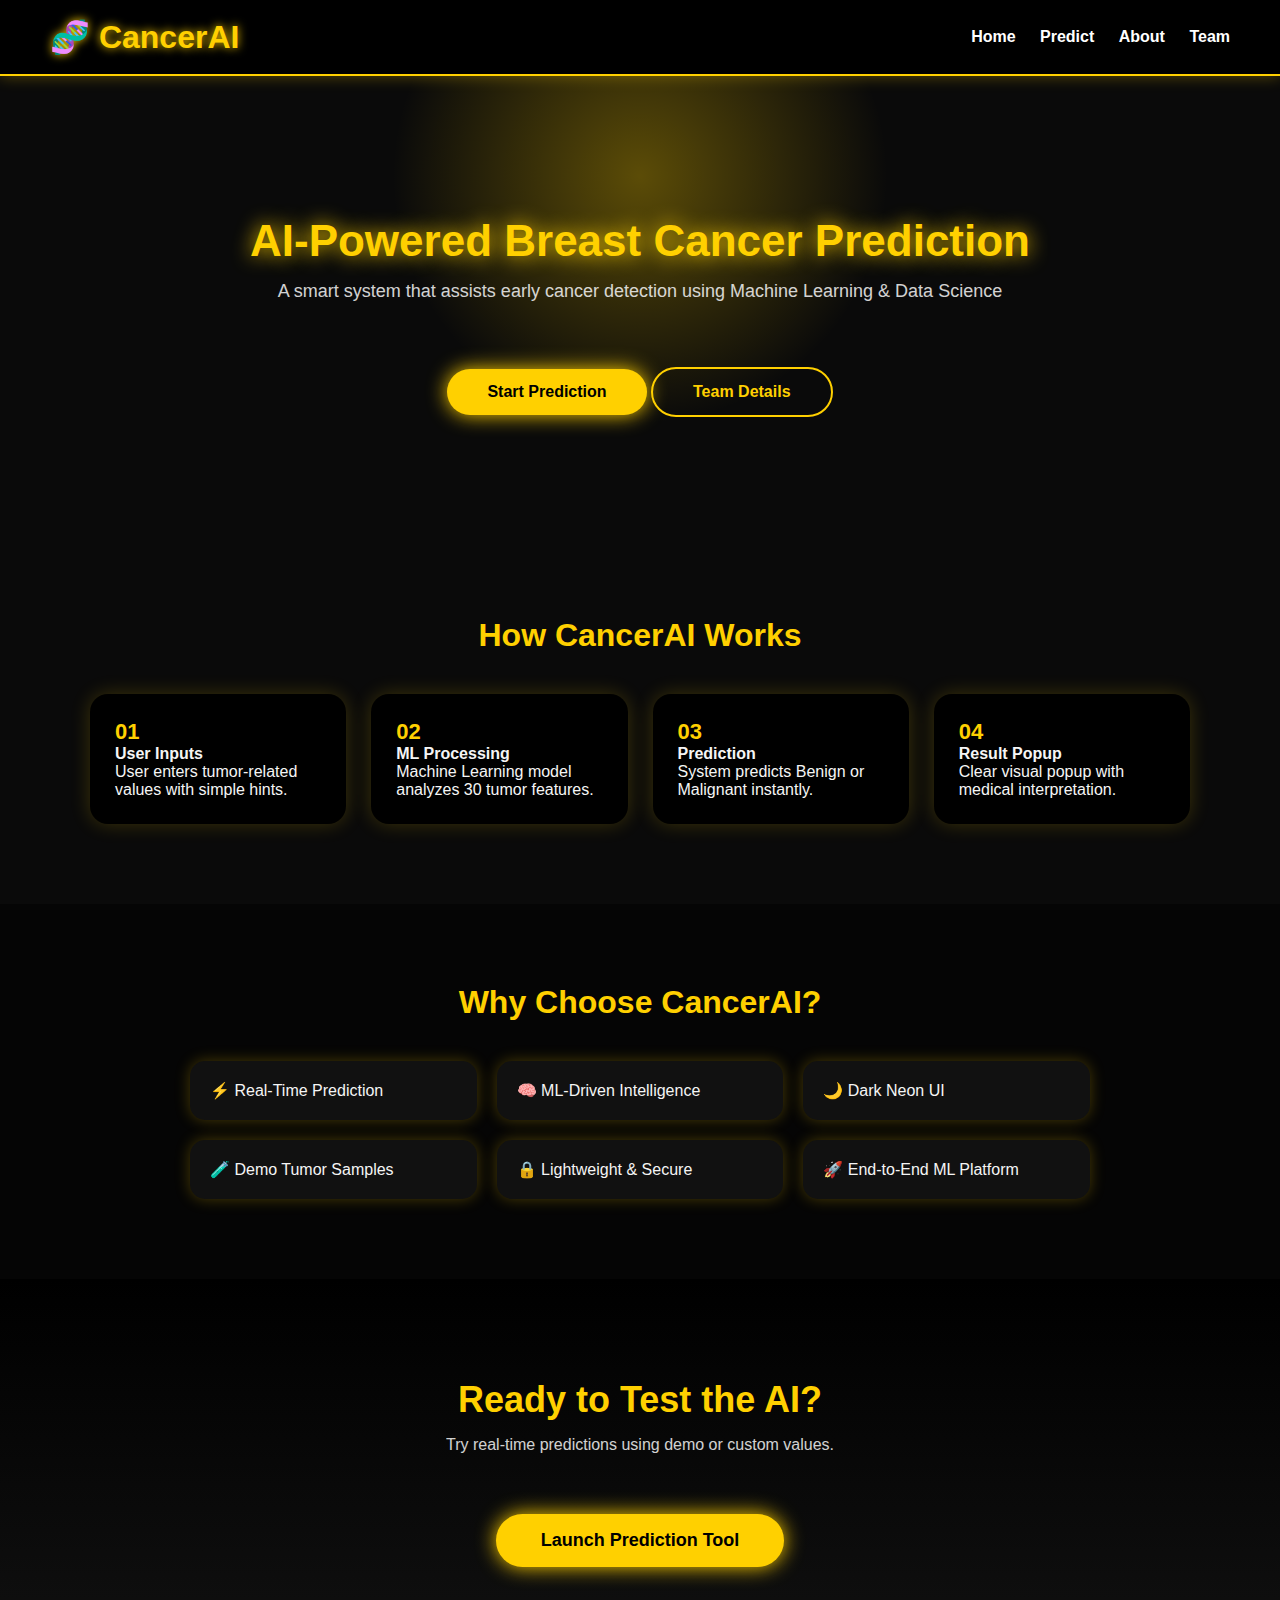
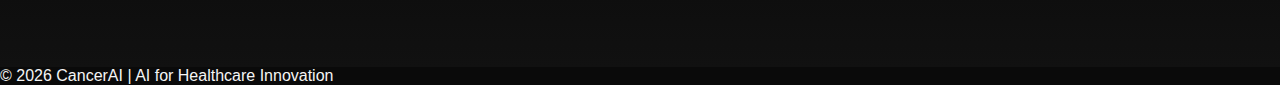
<file: templates/index.html>
<!DOCTYPE html>
<html lang="en">
<head>
  <meta charset="UTF-8">
  <title>CancerAI | Home</title>
  <meta name="viewport" content="width=device-width, initial-scale=1.0">
  <link rel="stylesheet" href="/static/style.css">
</head>
<body>

<!-- NAVBAR -->
<nav>
  <h1>🧬 CancerAI</h1>
  <div class="nav-links">
    <a href="/">Home</a>
    <a href="/predict">Predict</a>
    <a href="/about">About</a>
    <a href="/team">Team</a>
  </div>
</nav>

<!-- HERO -->
<section class="home-hero">
  <div class="hero-glow"></div>

  <h2>AI-Powered Breast Cancer Prediction</h2>
  <p>
    A smart system that assists early cancer detection
    using Machine Learning & Data Science
  </p>

  <!-- 🔥 FIXED BUTTONS -->
  <div class="hero-actions">
    <!-- WORKING -->
    <a href="/predict" class="btn">Start Prediction</a>

    <!-- REPLACED -->
    <a href="/team" class="btn outline">Team Details</a>
  </div>
</section>

<!-- HOW IT WORKS -->
<section class="home-section">
  <h2 class="section-title">How CancerAI Works</h2>

  <div class="flow-grid">
    <div class="flow-box">
      <span>01</span>
      <h4>User Inputs</h4>
      <p>User enters tumor-related values with simple hints.</p>
    </div>

    <div class="flow-box">
      <span>02</span>
      <h4>ML Processing</h4>
      <p>Machine Learning model analyzes 30 tumor features.</p>
    </div>

    <div class="flow-box">
      <span>03</span>
      <h4>Prediction</h4>
      <p>System predicts Benign or Malignant instantly.</p>
    </div>

    <div class="flow-box">
      <span>04</span>
      <h4>Result Popup</h4>
      <p>Clear visual popup with medical interpretation.</p>
    </div>
  </div>
</section>

<!-- FEATURES -->
<section class="home-section alt">
  <h2 class="section-title">Why Choose CancerAI?</h2>

  <div class="features-grid">
    <div class="feature-box">⚡ Real-Time Prediction</div>
    <div class="feature-box">🧠 ML-Driven Intelligence</div>
    <div class="feature-box">🌙 Dark Neon UI</div>
    <div class="feature-box">🧪 Demo Tumor Samples</div>
    <div class="feature-box">🔒 Lightweight & Secure</div>
    <div class="feature-box">🚀 End-to-End ML Platform</div>
  </div>
</section>

<!-- CTA -->
<section class="cta-section">
  <h2>Ready to Test the AI?</h2>
  <p>Try real-time predictions using demo or custom values.</p>
  <a href="/predict" class="btn big">Launch Prediction Tool</a>
</section>

<footer>
  <p>© 2026 CancerAI | AI for Healthcare Innovation</p>
</footer>

</body>
</html>
</file>
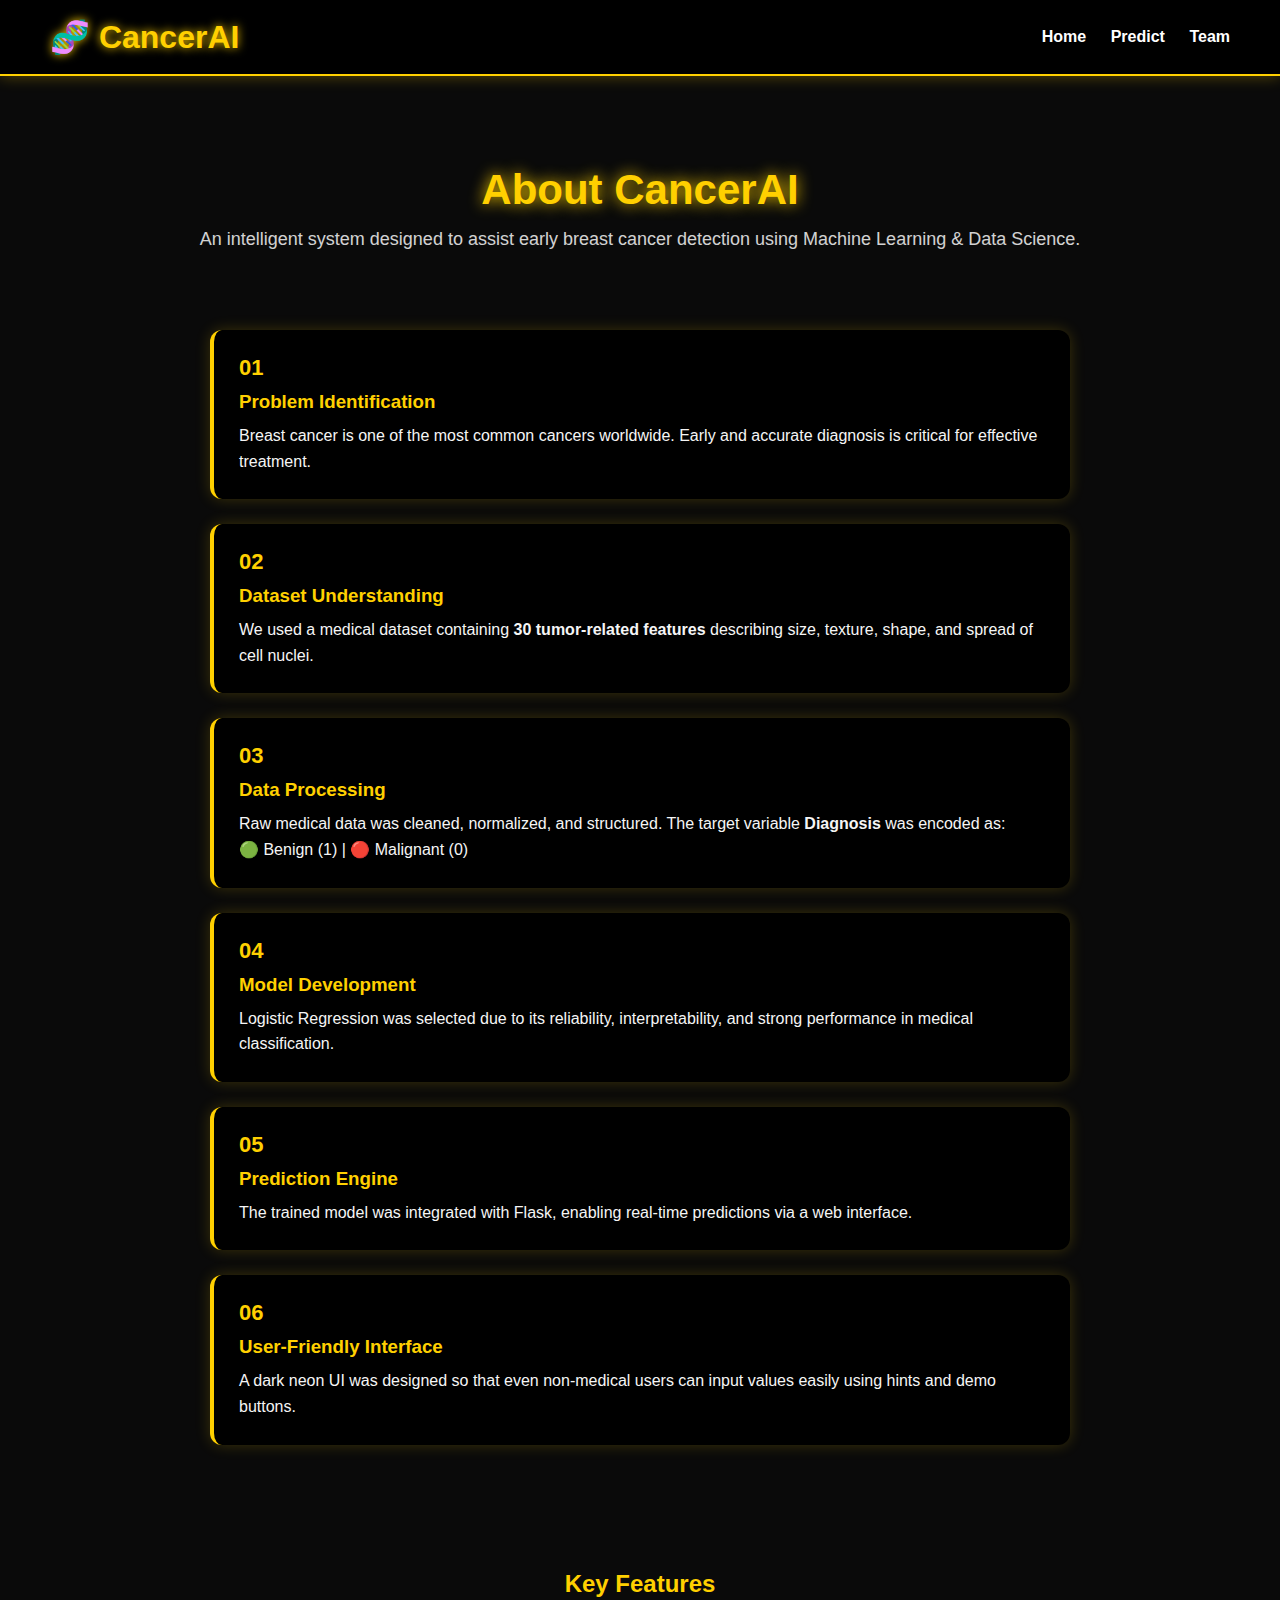
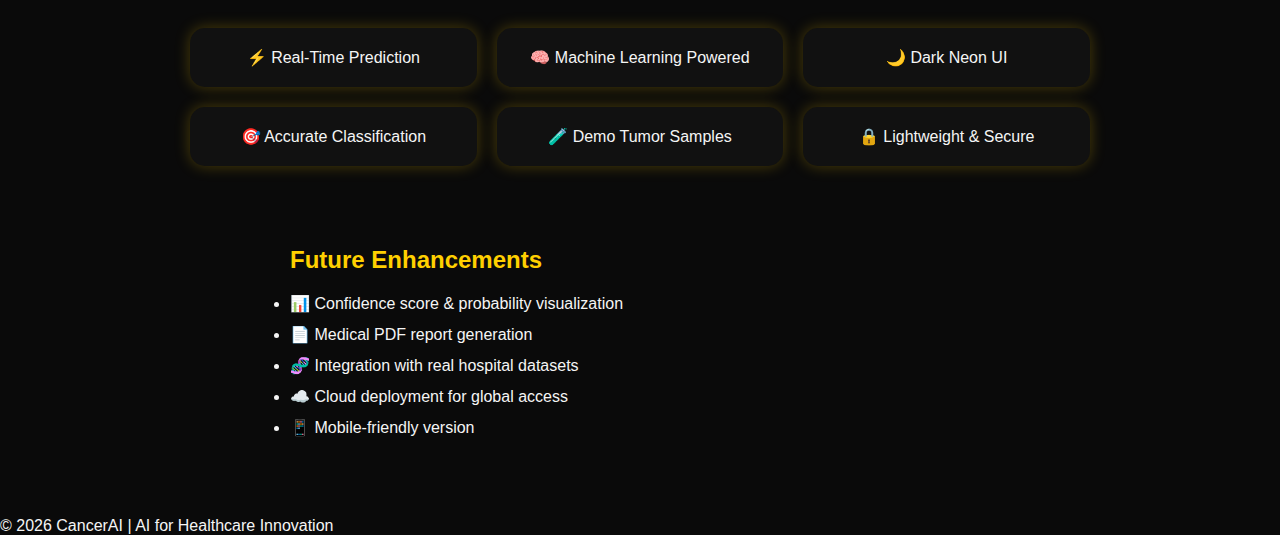
<file: templates/about.html>
<!DOCTYPE html>
<html lang="en">
<head>
  <meta charset="UTF-8">
  <title>About | CancerAI</title>
  <meta name="viewport" content="width=device-width, initial-scale=1.0">
  <link rel="stylesheet" href="/static/style.css">
</head>
<body>

<!-- NAVBAR -->
<nav>
  <h1>🧬 CancerAI</h1>
  <div>
    <a href="/">Home</a>
    <a href="/predict">Predict</a>
    <a href="/team">Team</a>
  </div>
</nav>

<!-- HERO -->
<section class="about-hero">
  <h2>About CancerAI</h2>
  <p>
    An intelligent system designed to assist early breast cancer detection
    using Machine Learning & Data Science.
  </p>
</section>

<!-- FLOW SECTION -->
<section class="flow-section">

  <div class="flow-card">
    <span class="flow-step">01</span>
    <h3>Problem Identification</h3>
    <p>
      Breast cancer is one of the most common cancers worldwide.
      Early and accurate diagnosis is critical for effective treatment.
    </p>
  </div>

  <div class="flow-card">
    <span class="flow-step">02</span>
    <h3>Dataset Understanding</h3>
    <p>
      We used a medical dataset containing <b>30 tumor-related features</b>
      describing size, texture, shape, and spread of cell nuclei.
    </p>
  </div>

  <div class="flow-card">
    <span class="flow-step">03</span>
    <h3>Data Processing</h3>
    <p>
      Raw medical data was cleaned, normalized, and structured.
      The target variable <b>Diagnosis</b> was encoded as:
      <br>🟢 Benign (1) | 🔴 Malignant (0)
    </p>
  </div>

  <div class="flow-card">
    <span class="flow-step">04</span>
    <h3>Model Development</h3>
    <p>
      Logistic Regression was selected due to its reliability,
      interpretability, and strong performance in medical classification.
    </p>
  </div>

  <div class="flow-card">
    <span class="flow-step">05</span>
    <h3>Prediction Engine</h3>
    <p>
      The trained model was integrated with Flask,
      enabling real-time predictions via a web interface.
    </p>
  </div>

  <div class="flow-card">
    <span class="flow-step">06</span>
    <h3>User-Friendly Interface</h3>
    <p>
      A dark neon UI was designed so that even non-medical users
      can input values easily using hints and demo buttons.
    </p>
  </div>

</section>

<!-- FEATURES -->
<section class="features-section">
  <h2>Key Features</h2>

  <div class="features-grid">
    <div class="feature-box">⚡ Real-Time Prediction</div>
    <div class="feature-box">🧠 Machine Learning Powered</div>
    <div class="feature-box">🌙 Dark Neon UI</div>
    <div class="feature-box">🎯 Accurate Classification</div>
    <div class="feature-box">🧪 Demo Tumor Samples</div>
    <div class="feature-box">🔒 Lightweight & Secure</div>
  </div>
</section>

<!-- FUTURE SCOPE -->
<section class="future-section">
  <h2>Future Enhancements</h2>
  <ul>
    <li>📊 Confidence score & probability visualization</li>
    <li>📄 Medical PDF report generation</li>
    <li>🧬 Integration with real hospital datasets</li>
    <li>☁️ Cloud deployment for global access</li>
    <li>📱 Mobile-friendly version</li>
  </ul>
</section>

<footer>
  <p>© 2026 CancerAI | AI for Healthcare Innovation</p>
</footer>

</body>
</html>
</file>
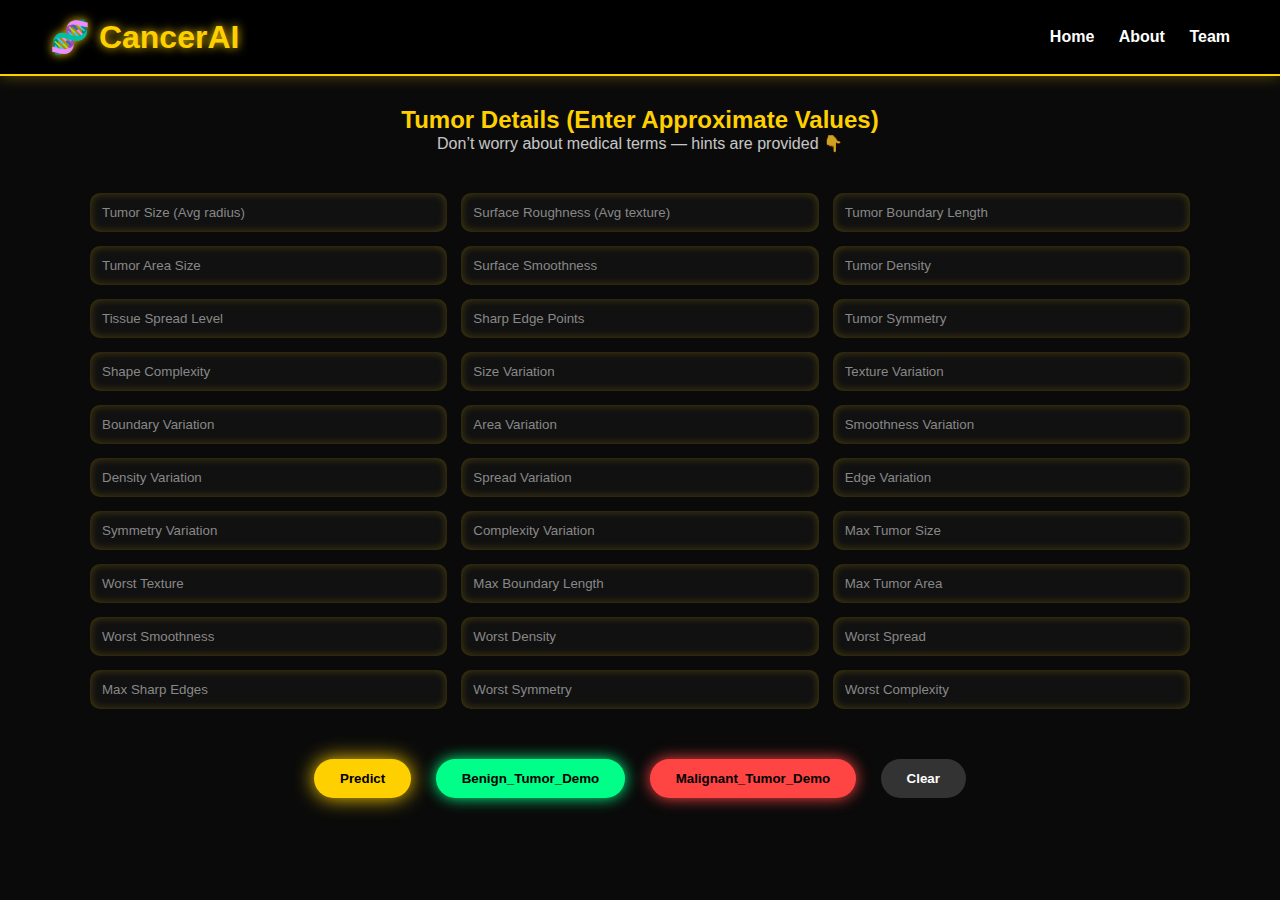
<file: templates/predict.html>
<!DOCTYPE html>
<html>
<head>
  <title>Prediction | CancerAI</title>
  <link rel="stylesheet" href="/static/style.css">
</head>
<body>

<nav>
  <h1>🧬 CancerAI</h1>
  <div>
    <a href="/">Home</a>
    <a href="/about">About</a>
    <a href="/team">Team</a>
  </div>
</nav>

<h2 style="text-align:center; margin-top:30px; color:#ffd000;">
  Tumor Details (Enter Approximate Values)
</h2>
<p style="text-align:center; opacity:0.8;">
  Don’t worry about medical terms — hints are provided 👇
</p>

<div class="grid">

  <!-- MEAN VALUES -->
  <input title="Average size of tumor (usually between 5–30)"
         placeholder="Tumor Size (Avg radius)">
  <input title="How rough or smooth the tumor surface feels"
         placeholder="Surface Roughness (Avg texture)">
  <input title="Average boundary length of tumor"
         placeholder="Tumor Boundary Length">
  <input title="Overall size area of tumor"
         placeholder="Tumor Area Size">
  <input title="How smooth the tumor surface is (0–1 range)"
         placeholder="Surface Smoothness">
  <input title="How dense the tumor cells are"
         placeholder="Tumor Density">
  <input title="How deep tumor spreads into nearby tissue"
         placeholder="Tissue Spread Level">
  <input title="Number of sharp edges in tumor"
         placeholder="Sharp Edge Points">
  <input title="How symmetrical the tumor is"
         placeholder="Tumor Symmetry">
  <input title="Complexity of tumor shape"
         placeholder="Shape Complexity">

  <!-- SE VALUES -->
  <input title="Variation in tumor size"
         placeholder="Size Variation">
  <input title="Variation in surface roughness"
         placeholder="Texture Variation">
  <input title="Variation in boundary length"
         placeholder="Boundary Variation">
  <input title="Variation in tumor area"
         placeholder="Area Variation">
  <input title="Change in surface smoothness"
         placeholder="Smoothness Variation">
  <input title="Change in tumor density"
         placeholder="Density Variation">
  <input title="Change in tissue spread"
         placeholder="Spread Variation">
  <input title="Change in sharp edge points"
         placeholder="Edge Variation">
  <input title="Change in symmetry"
         placeholder="Symmetry Variation">
  <input title="Change in shape complexity"
         placeholder="Complexity Variation">

  <!-- WORST VALUES -->
  <input title="Largest tumor size observed"
         placeholder="Max Tumor Size">
  <input title="Worst surface roughness observed"
         placeholder="Worst Texture">
  <input title="Worst boundary length observed"
         placeholder="Max Boundary Length">
  <input title="Worst tumor area observed"
         placeholder="Max Tumor Area">
  <input title="Worst surface smoothness"
         placeholder="Worst Smoothness">
  <input title="Worst tumor density"
         placeholder="Worst Density">
  <input title="Worst tissue spread"
         placeholder="Worst Spread">
  <input title="Highest sharp edge points"
         placeholder="Max Sharp Edges">
  <input title="Worst symmetry observed"
         placeholder="Worst Symmetry">
  <input title="Worst shape complexity"
         placeholder="Worst Complexity">

</div>

<div style="text-align:center;">
  <button class="predict-btn" onclick="predict()">Predict</button>
  <button class="demo-benign" onclick="fillBenign()">Benign_Tumor_Demo</button>
  <button class="demo-malignant" onclick="fillMalignant()">Malignant_Tumor_Demo</button>
  <button class="clear-btn" onclick="clearInputs()">Clear</button>
</div>

<!-- POPUP -->
<div id="popup" class="popup">
  <div class="popup-box">

    <!-- RESULT TITLE -->
    <h2 id="popup-title"></h2>

    <!-- RESULT EXPLANATION -->
    <p id="popup-text"></p>

    <!-- ACTION BUTTONS -->
    <div style="margin-top:25px;">
      <button class="predict-btn" onclick="goToReport()">
        📄 Generate Medical Report
      </button>
      <br><br>
      <button class="clear-btn" onclick="closePopup()">
        Close
      </button>
    </div>

  </div>
</div>


<script src="/static/script.js"></script>
</body>
</html>
</file>
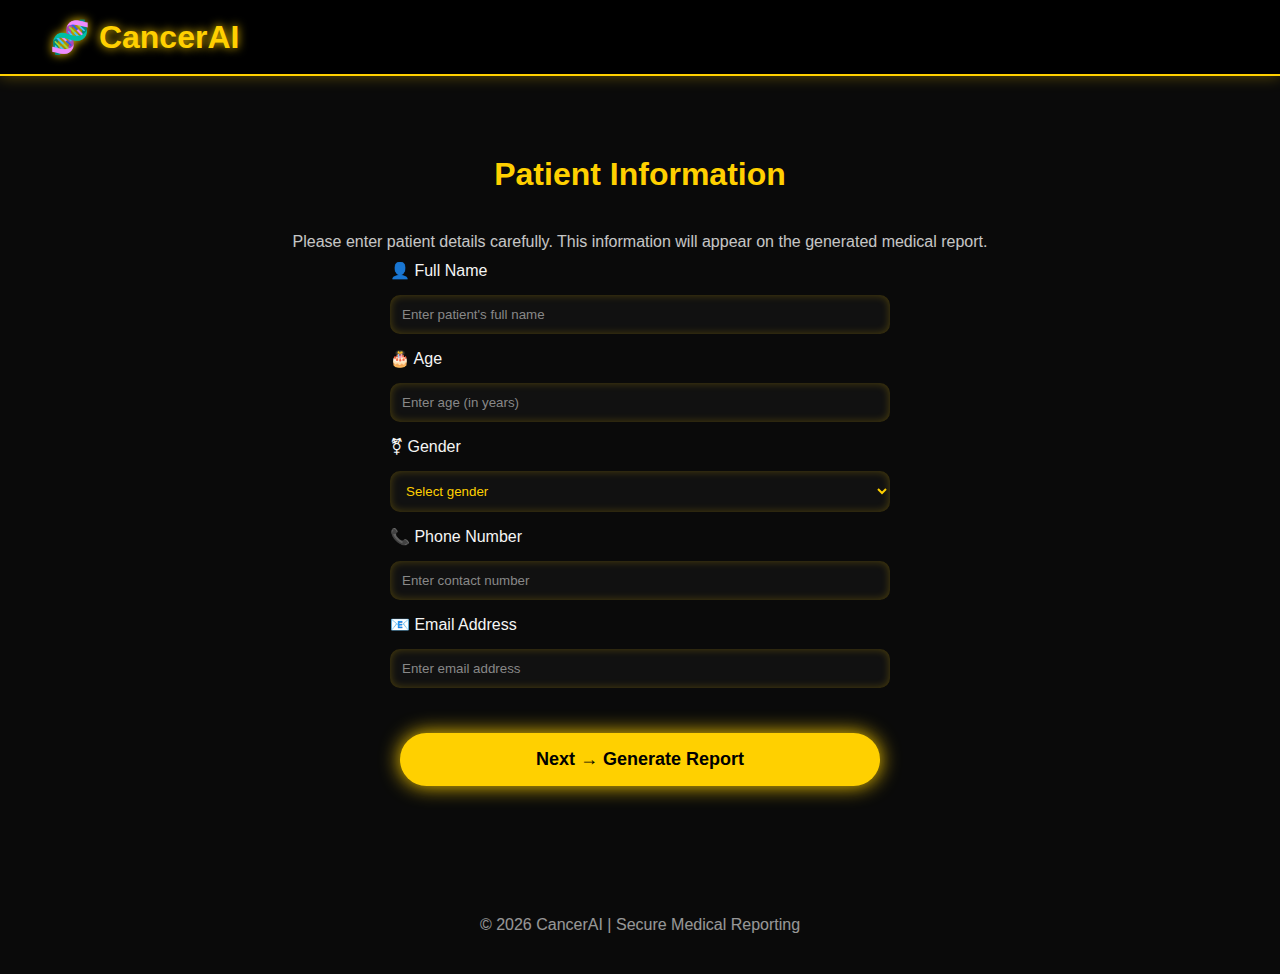
<file: templates/report_form.html>
<!DOCTYPE html>
<html lang="en">
<head>
  <meta charset="UTF-8">
  <title>Patient Details | CancerAI</title>
  <meta name="viewport" content="width=device-width, initial-scale=1.0">
  <link rel="stylesheet" href="/static/style.css">
</head>
<body>

<!-- NAVBAR -->
<nav>
  <h1>🧬 CancerAI</h1>
</nav>

<!-- HERO INFO -->
<section class="home-section">
  <h2 class="section-title">Patient Information</h2>
  <p style="text-align:center; max-width:700px; margin:10px auto; opacity:0.8;">
    Please enter patient details carefully.
    This information will appear on the generated medical report.
  </p>

  <!-- FORM -->
  <form
    action="/report-view"
    method="POST"
    class="form-box"
    onsubmit="return validateReportForm()"
  >

    <!-- NAME -->
    <label>👤 Full Name</label>
    <input
      id="name"
      name="name"
      placeholder="Enter patient's full name"
      required
    >

    <!-- AGE -->
    <label>🎂 Age</label>
    <input
      id="age"
      name="age"
      type="number"
      placeholder="Enter age (in years)"
      required
    >

    <!-- GENDER -->
    <label>⚧ Gender</label>
    <select id="gender" name="gender" required>
      <option value="">Select gender</option>
      <option>Male</option>
      <option>Female</option>
      <option>Other</option>
    </select>

    <!-- PHONE -->
    <label>📞 Phone Number</label>
    <input
      id="phone"
      name="phone"
      type="tel"
      placeholder="Enter contact number"
      required
    >

    <!-- EMAIL -->
    <label>📧 Email Address</label>
    <input
      id="email"
      name="email"
      type="email"
      placeholder="Enter email address"
      required
    >

    <!-- HIDDEN FEATURES -->
    <input type="hidden" name="features" id="features">

    <!-- ACTION -->
    <button class="btn big" type="submit">
      Next → Generate Report
    </button>

  </form>
</section>

<footer style="text-align:center; margin:40px 0; opacity:0.6;">
  <p>© 2026 CancerAI | Secure Medical Reporting</p>
</footer>

<!-- SCRIPT -->
<script src="/static/report.js"></script>
<script>
  // auto-fill features from prediction
  document.getElementById("features").value =
    sessionStorage.getItem("features");
</script>

</body>
</html>
</file>
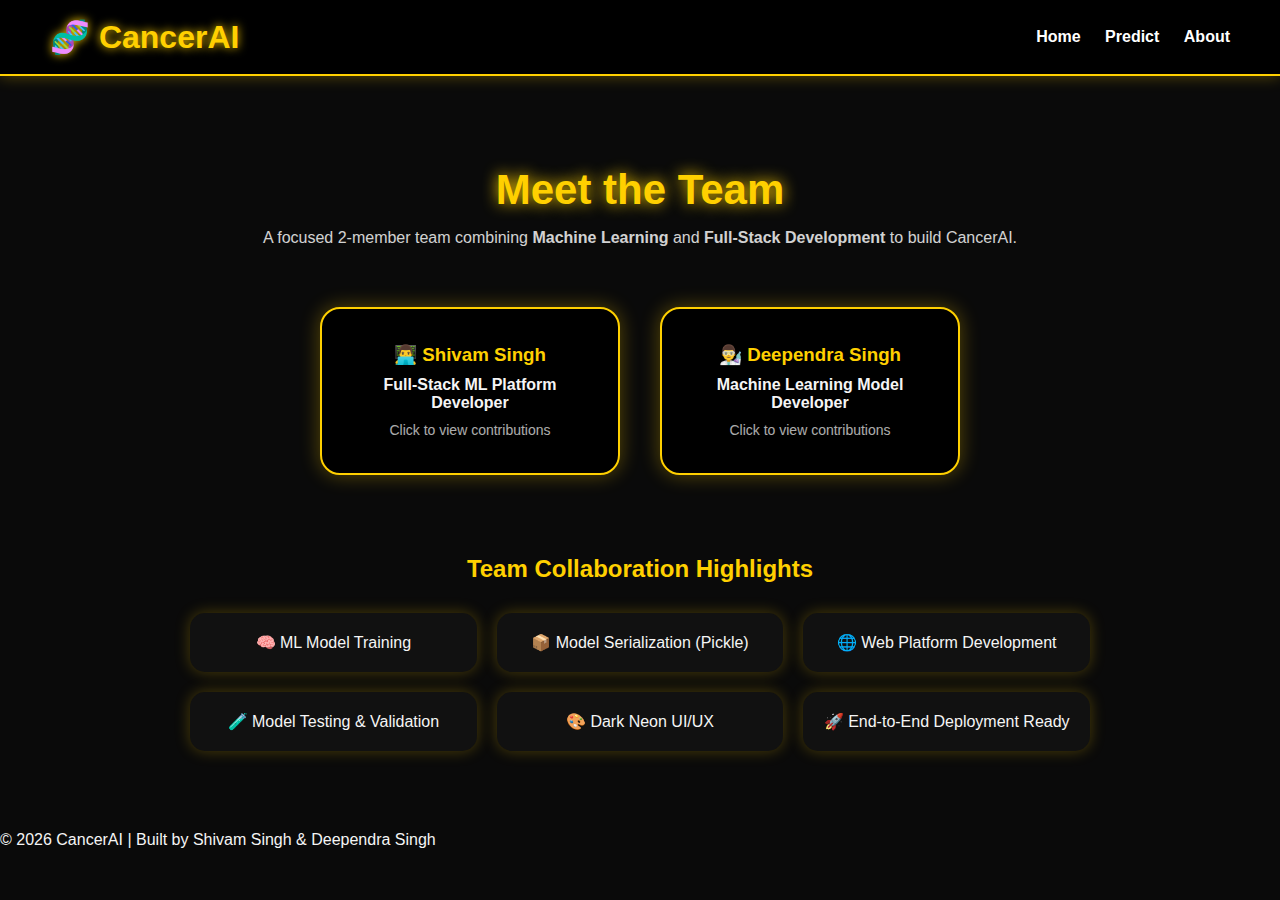
<file: templates/team.html>
<!DOCTYPE html>
<html lang="en">
<head>
  <meta charset="UTF-8">
  <title>Team | CancerAI</title>
  <meta name="viewport" content="width=device-width, initial-scale=1.0">
  <link rel="stylesheet" href="/static/style.css">
</head>
<body>

<!-- NAVBAR -->
<nav>
  <h1>🧬 CancerAI</h1>
  <div>
    <a href="/">Home</a>
    <a href="/predict">Predict</a>
    <a href="/about">About</a>
  </div>
</nav>

<!-- HERO -->
<section class="team-hero">
  <h2>Meet the Team</h2>
  <p>
    A focused 2-member team combining <b>Machine Learning</b>
    and <b>Full-Stack Development</b> to build CancerAI.
  </p>
</section>

<!-- TEAM CARDS -->
<section class="team-section">

  <!-- SHIVAM -->
  <div class="team-card" onclick="openPopup('shivam')">
    <h3>👨‍💻 Shivam Singh</h3>
    <p class="role">Full-Stack ML Platform Developer</p>
    <p class="hint">Click to view contributions</p>
  </div>

  <!-- DEEPENDRA -->
  <div class="team-card" onclick="openPopup('deependra')">
    <h3>👨‍🔬 Deependra Singh</h3>
    <p class="role">Machine Learning Model Developer</p>
    <p class="hint">Click to view contributions</p>
  </div>

</section>

<!-- FEATURES -->
<section class="team-features">
  <h2>Team Collaboration Highlights</h2>

  <div class="features-grid">
    <div class="feature-box">🧠 ML Model Training</div>
    <div class="feature-box">📦 Model Serialization (Pickle)</div>
    <div class="feature-box">🌐 Web Platform Development</div>
    <div class="feature-box">🧪 Model Testing & Validation</div>
    <div class="feature-box">🎨 Dark Neon UI/UX</div>
    <div class="feature-box">🚀 End-to-End Deployment Ready</div>
  </div>
</section>

<!-- POPUP -->
<div id="team-popup" class="popup">
  <div class="popup-box">
    <h2 id="popup-name"></h2>
    <p id="popup-content"></p>
    <button onclick="closePopup()">Close</button>
  </div>
</div>

<footer>
  <p>© 2026 CancerAI | Built by Shivam Singh & Deependra Singh</p>
</footer>

<script>
function openPopup(member) {
  const popup = document.getElementById("team-popup");
  const name = document.getElementById("popup-name");
  const content = document.getElementById("popup-content");

  popup.style.display = "flex";

  if (member === "shivam") {
    name.innerText = "👨‍💻 Shivam Singh";
    name.style.color = "#ffd000";
    content.innerHTML = `
      <b>Role:</b> Full-Stack ML Platform Developer<br><br>
      ✔ Converted trained ML model into <b>pickle (.pkl)</b><br>
      ✔ Designed & developed the complete web platform<br>
      ✔ Built UI using <b>HTML, CSS, JavaScript</b><br>
      ✔ Integrated model with <b>Flask backend</b><br>
      ✔ Implemented real-time prediction logic<br>
      ✔ Tested model using demo benign & malignant cases<br>
      ✔ Designed dark neon (black + yellow) UI/UX
    `;
  }

  if (member === "deependra") {
    name.innerText = "👨‍🔬 Deependra Singh";
    name.style.color = "#00ff88";
    content.innerHTML = `
      <b>Role:</b> Machine Learning Model Developer<br><br>
      ✔ Worked on Breast Cancer dataset<br>
      ✔ Selected and trained <b>Logistic Regression</b> model<br>
      ✔ Performed data preprocessing & feature selection<br>
      ✔ Achieved reliable classification results<br>
      ✔ Delivered trained model for deployment
    `;
  }
}

function closePopup() {
  document.getElementById("team-popup").style.display = "none";
}
</script>

</body>
</html>
</file>
<file: static/style.css>
* {
  margin: 0;
  padding: 0;
  box-sizing: border-box;
  font-family: "Segoe UI", sans-serif;
}

body {
  background: #0a0a0a;
  color: #f5f5f5;
  min-height: 100vh;
}

/* NAVBAR */
nav {
  display: flex;
  justify-content: space-between;
  align-items: center;
  padding: 18px 50px;
  background: #000;
  border-bottom: 2px solid #ffd000;
  box-shadow: 0 0 15px #ffd00055;
}

nav h1 {
  color: #ffd000;
  text-shadow: 0 0 10px #ffd000;
}

nav a {
  color: #fff;
  margin-left: 20px;
  text-decoration: none;
  font-weight: 600;
}

nav a:hover {
  color: #ffd000;
}

/* HERO */
.hero {
  text-align: center;
  margin-top: 120px;
}

.hero h2 {
  font-size: 40px;
  color: #ffd000;
  text-shadow: 0 0 15px #ffd000;
}

.hero p {
  margin-top: 15px;
  font-size: 18px;
  opacity: 0.85;
}

.btn {
  display: inline-block;
  margin-top: 30px;
  padding: 14px 40px;
  background: #ffd000;
  color: #000;
  border-radius: 30px;
  font-weight: bold;
  text-decoration: none;
  box-shadow: 0 0 20px #ffd000;
}

.btn:hover {
  transform: scale(1.05);
}

/* GRID INPUTS */
.grid {
  display: grid;
  grid-template-columns: repeat(3, 1fr);
  gap: 14px;
  max-width: 1100px;
  margin: 40px auto;
}

input {
  padding: 12px;
  border-radius: 10px;
  border: none;
  outline: none;
  background: #111;
  color: #ffd000;
  box-shadow: inset 0 0 8px #ffd00044;
}

input::placeholder {
  color: #888;
}

/* BUTTONS */
button {
  padding: 12px 26px;
  margin: 10px;
  border: none;
  border-radius: 25px;
  font-weight: bold;
  cursor: pointer;
}

.predict-btn {
  background: #ffd000;
  color: #000;
  box-shadow: 0 0 20px #ffd000;
}

.demo-benign {
  background: #00ff88;
  box-shadow: 0 0 15px #00ff88;
}

.demo-malignant {
  background: #ff4444;
  box-shadow: 0 0 15px #ff4444;
}

.clear-btn {
  background: #333;
  color: #fff;
}

#result {
  margin-top: 25px;
  font-size: 26px;
  font-weight: bold;
  text-shadow: 0 0 15px currentColor;
  text-align: center;
}
/* POPUP */
.popup {
  position: fixed;
  top: 0;
  left: 0;
  width: 100%;
  height: 100%;
  background: rgba(0,0,0,0.8);
  display: none;
  align-items: center;
  justify-content: center;
  z-index: 999;
}

.popup-box {
  background: #000;
  border: 2px solid #ffd000;
  padding: 35px;
  border-radius: 20px;
  text-align: center;
  box-shadow: 0 0 30px #ffd000;
  min-width: 300px;
}

.popup-box h2 {
  font-size: 28px;
  margin-bottom: 15px;
}

.popup-box p {
  font-size: 18px;
  margin-bottom: 20px;
}

.popup-box button {
  background: #ffd000;
  color: #000;
  padding: 10px 30px;
  border-radius: 25px;
  font-weight: bold;
}
/* ABOUT PAGE */
.about-hero {
  text-align: center;
  margin: 90px auto 60px;
}

.about-hero h2 {
  font-size: 42px;
  color: #ffd000;
  text-shadow: 0 0 15px #ffd000;
}

.about-hero p {
  margin-top: 15px;
  font-size: 18px;
  opacity: 0.85;
}

/* FLOW */
.flow-section {
  max-width: 900px;
  margin: auto;
  padding: 20px;
}

.flow-card {
  background: #000;
  border-left: 4px solid #ffd000;
  padding: 25px;
  margin-bottom: 25px;
  border-radius: 12px;
  box-shadow: 0 0 15px #ffd00033;
  animation: fadeUp 0.8s ease forwards;
}

.flow-step {
  color: #ffd000;
  font-size: 22px;
  font-weight: bold;
}

.flow-card h3 {
  margin-top: 10px;
  color: #ffd000;
}

.flow-card p {
  margin-top: 10px;
  line-height: 1.6;
}

/* FEATURES */
.features-section {
  text-align: center;
  margin: 80px auto;
}

.features-section h2 {
  color: #ffd000;
  margin-bottom: 30px;
}

.features-grid {
  display: grid;
  grid-template-columns: repeat(3, 1fr);
  gap: 20px;
  max-width: 900px;
  margin: auto;
}

.feature-box {
  padding: 20px;
  background: #111;
  border-radius: 15px;
  box-shadow: 0 0 15px #ffd00044;
}

/* FUTURE */
.future-section {
  max-width: 700px;
  margin: 80px auto;
}

.future-section h2 {
  color: #ffd000;
  margin-bottom: 20px;
}

.future-section ul li {
  margin: 12px 0;
  font-size: 16px;
}

/* ANIMATION */
@keyframes fadeUp {
  from {
    opacity: 0;
    transform: translateY(30px);
  }
  to {
    opacity: 1;
    transform: translateY(0);
  }
}
/* TEAM PAGE */
.team-hero {
  text-align: center;
  margin: 90px auto 60px;
}

.team-hero h2 {
  font-size: 42px;
  color: #ffd000;
  text-shadow: 0 0 15px #ffd000;
}

.team-hero p {
  margin-top: 15px;
  opacity: 0.85;
}

.team-section {
  display: flex;
  justify-content: center;
  gap: 40px;
  margin: 60px auto;
  flex-wrap: wrap;
}

.team-card {
  background: #000;
  border: 2px solid #ffd000;
  border-radius: 20px;
  padding: 35px;
  width: 300px;
  text-align: center;
  cursor: pointer;
  box-shadow: 0 0 20px #ffd00055;
  transition: transform 0.3s, box-shadow 0.3s;
}

.team-card:hover {
  transform: translateY(-10px) scale(1.03);
  box-shadow: 0 0 35px #ffd000;
}

.team-card h3 {
  color: #ffd000;
}

.role {
  margin-top: 10px;
  font-weight: bold;
}

.hint {
  margin-top: 10px;
  font-size: 14px;
  opacity: 0.7;
}

/* FEATURES */
.team-features {
  text-align: center;
  margin: 80px auto;
}

.team-features h2 {
  color: #ffd000;
  margin-bottom: 30px;
}

/* POPUP already defined earlier – reused */
/* HOME HERO */
.home-hero {
  position: relative;
  text-align: center;
  padding: 140px 20px 120px;
  overflow: hidden;
}

.hero-glow {
  position: absolute;
  width: 500px;
  height: 500px;
  background: radial-gradient(circle, #ffd00055, transparent 70%);
  top: -150px;
  left: 50%;
  transform: translateX(-50%);
  animation: floatGlow 6s ease-in-out infinite;

  /* 🔥 IMPORTANT FIX */
  pointer-events: none;
}


.home-hero h2 {
  font-size: 44px;
  color: #ffd000;
  text-shadow: 0 0 20px #ffd000;
}

.home-hero p {
  margin-top: 15px;
  font-size: 18px;
  opacity: 0.85;
}

.hero-actions {
  margin-top: 35px;
  position: relative;   /* 👈 ADD */
  z-index: 10;          /* 👈 ADD */
}


.btn.outline {
  background: transparent;
  color: #ffd000;
  border: 2px solid #ffd000;
  box-shadow: none;
}

.btn.big {
  font-size: 18px;
  padding: 16px 45px;
}

/* SECTIONS */
.home-section {
  padding: 80px 20px;
}

.home-section.alt {
  background: #050505;
}

.section-title {
  text-align: center;
  color: #ffd000;
  font-size: 32px;
  margin-bottom: 40px;
}

/* FLOW */
.flow-grid {
  display: grid;
  grid-template-columns: repeat(4, 1fr);
  gap: 25px;
  max-width: 1100px;
  margin: auto;
}

.flow-box {
  background: #000;
  border-radius: 18px;
  padding: 25px;
  box-shadow: 0 0 20px #ffd00033;
  transition: transform 0.3s;
}

.flow-box:hover {
  transform: translateY(-8px);
}

.flow-box span {
  font-size: 22px;
  color: #ffd000;
  font-weight: bold;
}

/* CTA */
.cta-section {
  text-align: center;
  padding: 100px 20px;
  background: linear-gradient(180deg, #000, #111);
}

.cta-section h2 {
  font-size: 36px;
  color: #ffd000;
}

.cta-section p {
  margin: 15px 0 30px;
  opacity: 0.85;
}

/* ANIMATION */
@keyframes floatGlow {
  0% { transform: translate(-50%, 0); }
  50% { transform: translate(-50%, 30px); }
  100% { transform: translate(-50%, 0); }
}

/* RESPONSIVE */
@media (max-width: 900px) {
  .flow-grid {
    grid-template-columns: repeat(2, 1fr);
  }
}

@media (max-width: 600px) {
  .flow-grid {
    grid-template-columns: 1fr;
  }
}
.form-box {
  max-width: 500px;
  margin: auto;
  display: flex;
  flex-direction: column;
  gap: 15px;
}

.report-card {
  background: #000;
  padding: 25px;
  margin: 25px auto;
  max-width: 900px;
  border-radius: 18px;
  box-shadow: 0 0 20px #ffd00044;
}
select {
  padding: 12px;
  border-radius: 10px;
  border: none;
  background: #111;
  color: #ffd000;
  box-shadow: inset 0 0 8px #ffd00044;
}
/* =========================
   PRINT / DOWNLOAD REPORT
   ========================= */
@media print {

  body {
    background: #ffffff !important;
    color: #000000 !important;
  }

  nav {
    background: #ffffff !important;
    border-bottom: 2px solid #000 !important;
    box-shadow: none !important;
  }

  nav h1 {
    color: #000000 !important;
    text-shadow: none !important;
  }

  .home-section,
  .report-card {
    background: #ffffff !important;
    color: #000000 !important;
    box-shadow: none !important;
    border: 1px solid #000000 !important;
  }

  h1, h2, h3, h4, p, li, b {
    color: #000000 !important;
    text-shadow: none !important;
  }

  .btn {
    display: none !important; /* print me buttons hide */
  }

  footer {
    color: #000000 !important;
  }

  /* table text */
  table, td, th {
    color: #000000 !important;
    border-color: #000000 !important;
  }
}
</file>
